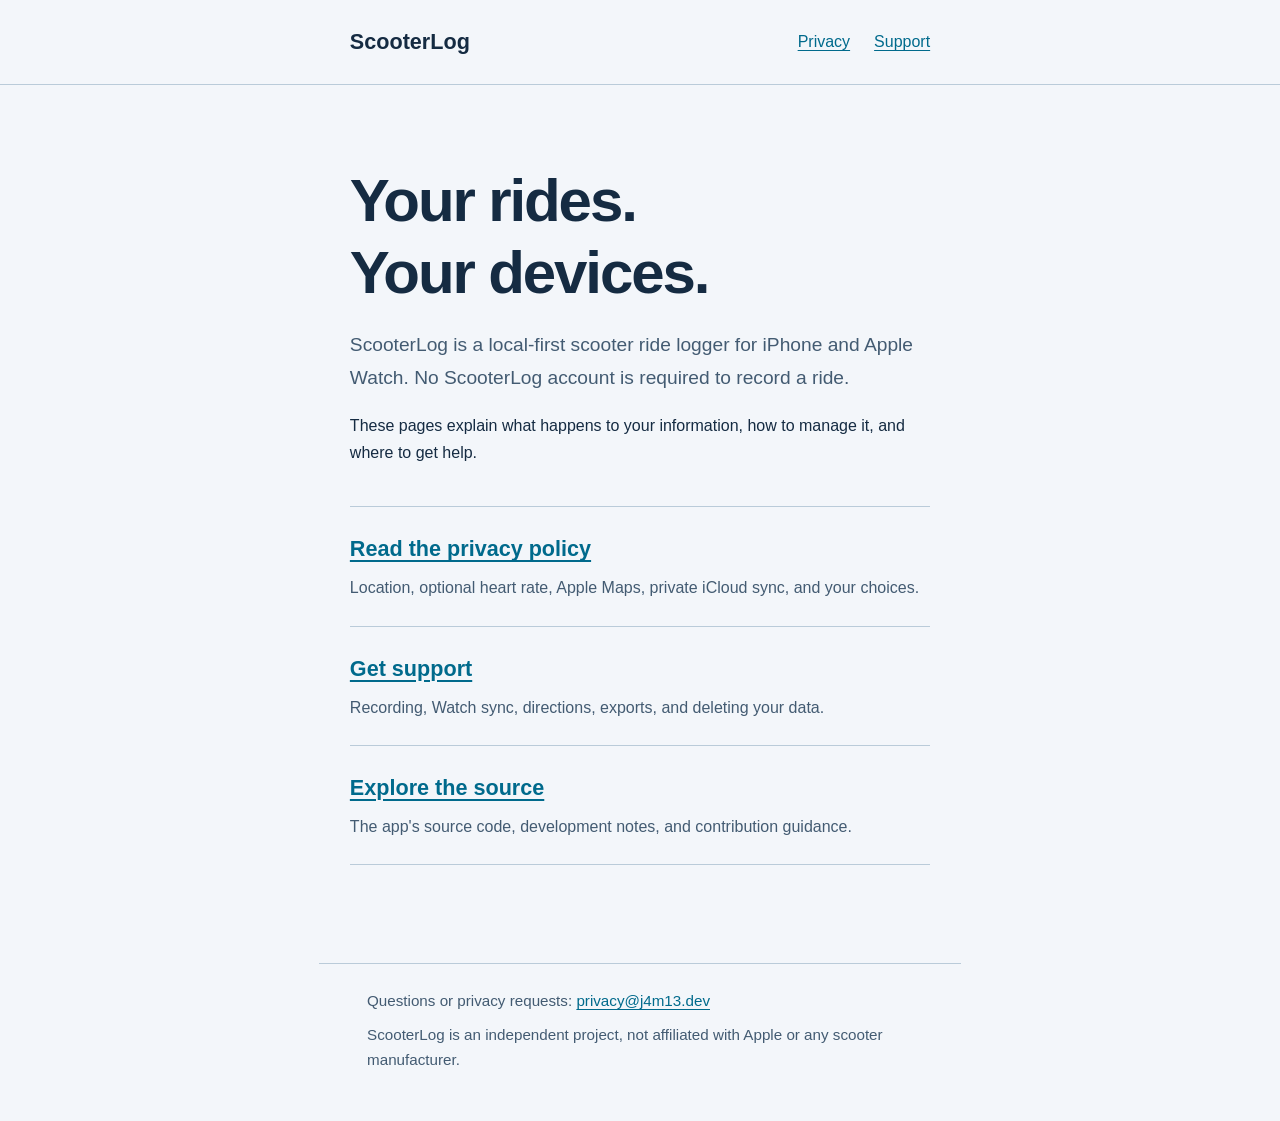
<file: docs/index.html>
<!doctype html>
<html lang="en">
<head>
  <meta charset="utf-8">
  <meta name="viewport" content="width=device-width, initial-scale=1">
  <meta name="description" content="Privacy information and support for ScooterLog, a local-first iPhone and Apple Watch scooter ride logger.">
  <title>ScooterLog — Privacy &amp; Support</title>
  <link rel="stylesheet" href="styles.css">
</head>
<body>
  <a class="skip-link" href="#main">Skip to content</a>
  <header>
    <nav class="shell" aria-label="Main navigation">
      <a class="brand" href="./" aria-current="page">ScooterLog</a>
      <a href="privacy/">Privacy</a>
      <a href="support/">Support</a>
    </nav>
  </header>
  <main class="shell" id="main">
    <h1>Your rides.<br>Your devices.</h1>
    <p class="lead">ScooterLog is a local-first scooter ride logger for iPhone and Apple Watch. No ScooterLog account is required to record a ride.</p>
    <p>These pages explain what happens to your information, how to manage it, and where to get help.</p>
    <ul class="resources">
      <li><a href="privacy/">Read the privacy policy</a><p>Location, optional heart rate, Apple Maps, private iCloud sync, and your choices.</p></li>
      <li><a href="support/">Get support</a><p>Recording, Watch sync, directions, exports, and deleting your data.</p></li>
      <li><a href="https://github.com/jamierytlewski/ScooterLog">Explore the source</a><p>The app's source code, development notes, and contribution guidance.</p></li>
    </ul>
  </main>
  <footer class="shell">
    <p>Questions or privacy requests: <a href="mailto:privacy@j4m13.dev">privacy@j4m13.dev</a></p>
    <p>ScooterLog is an independent project, not affiliated with Apple or any scooter manufacturer.</p>
  </footer>
</body>
</html>
</file>
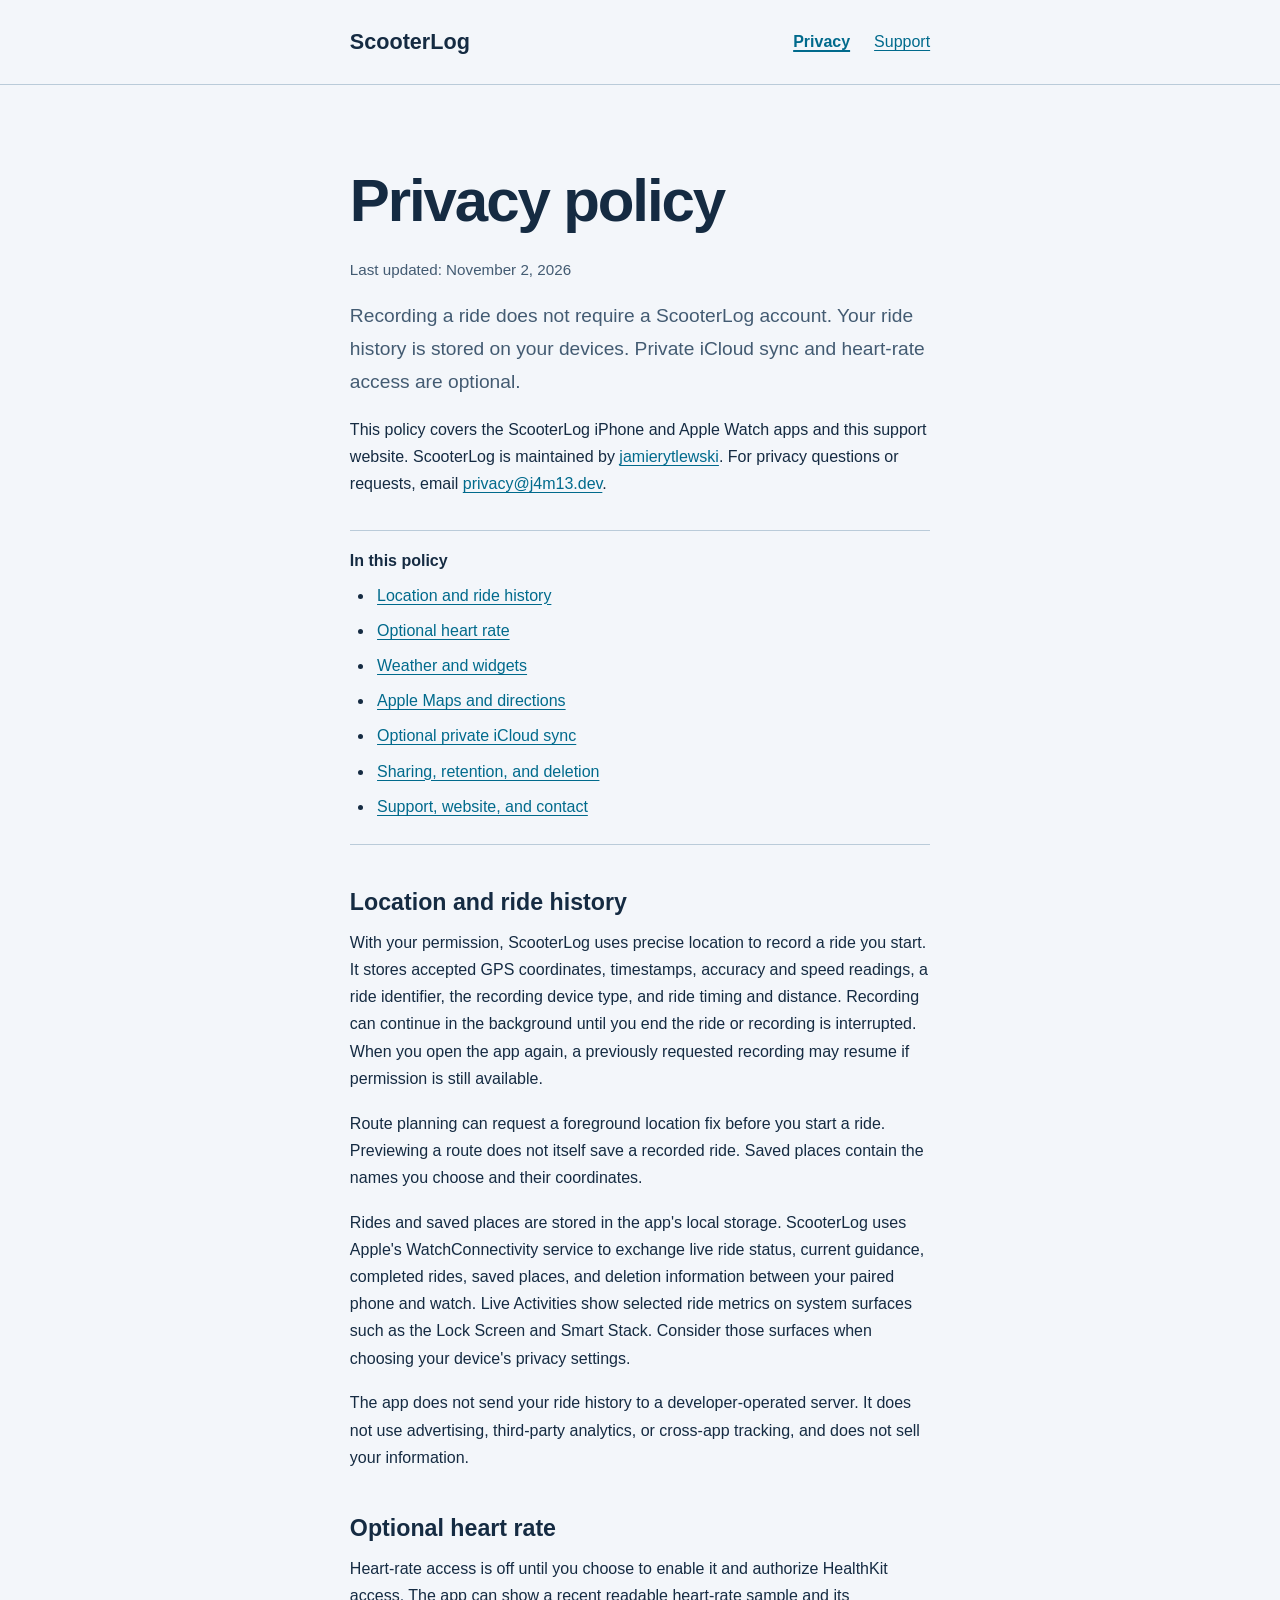
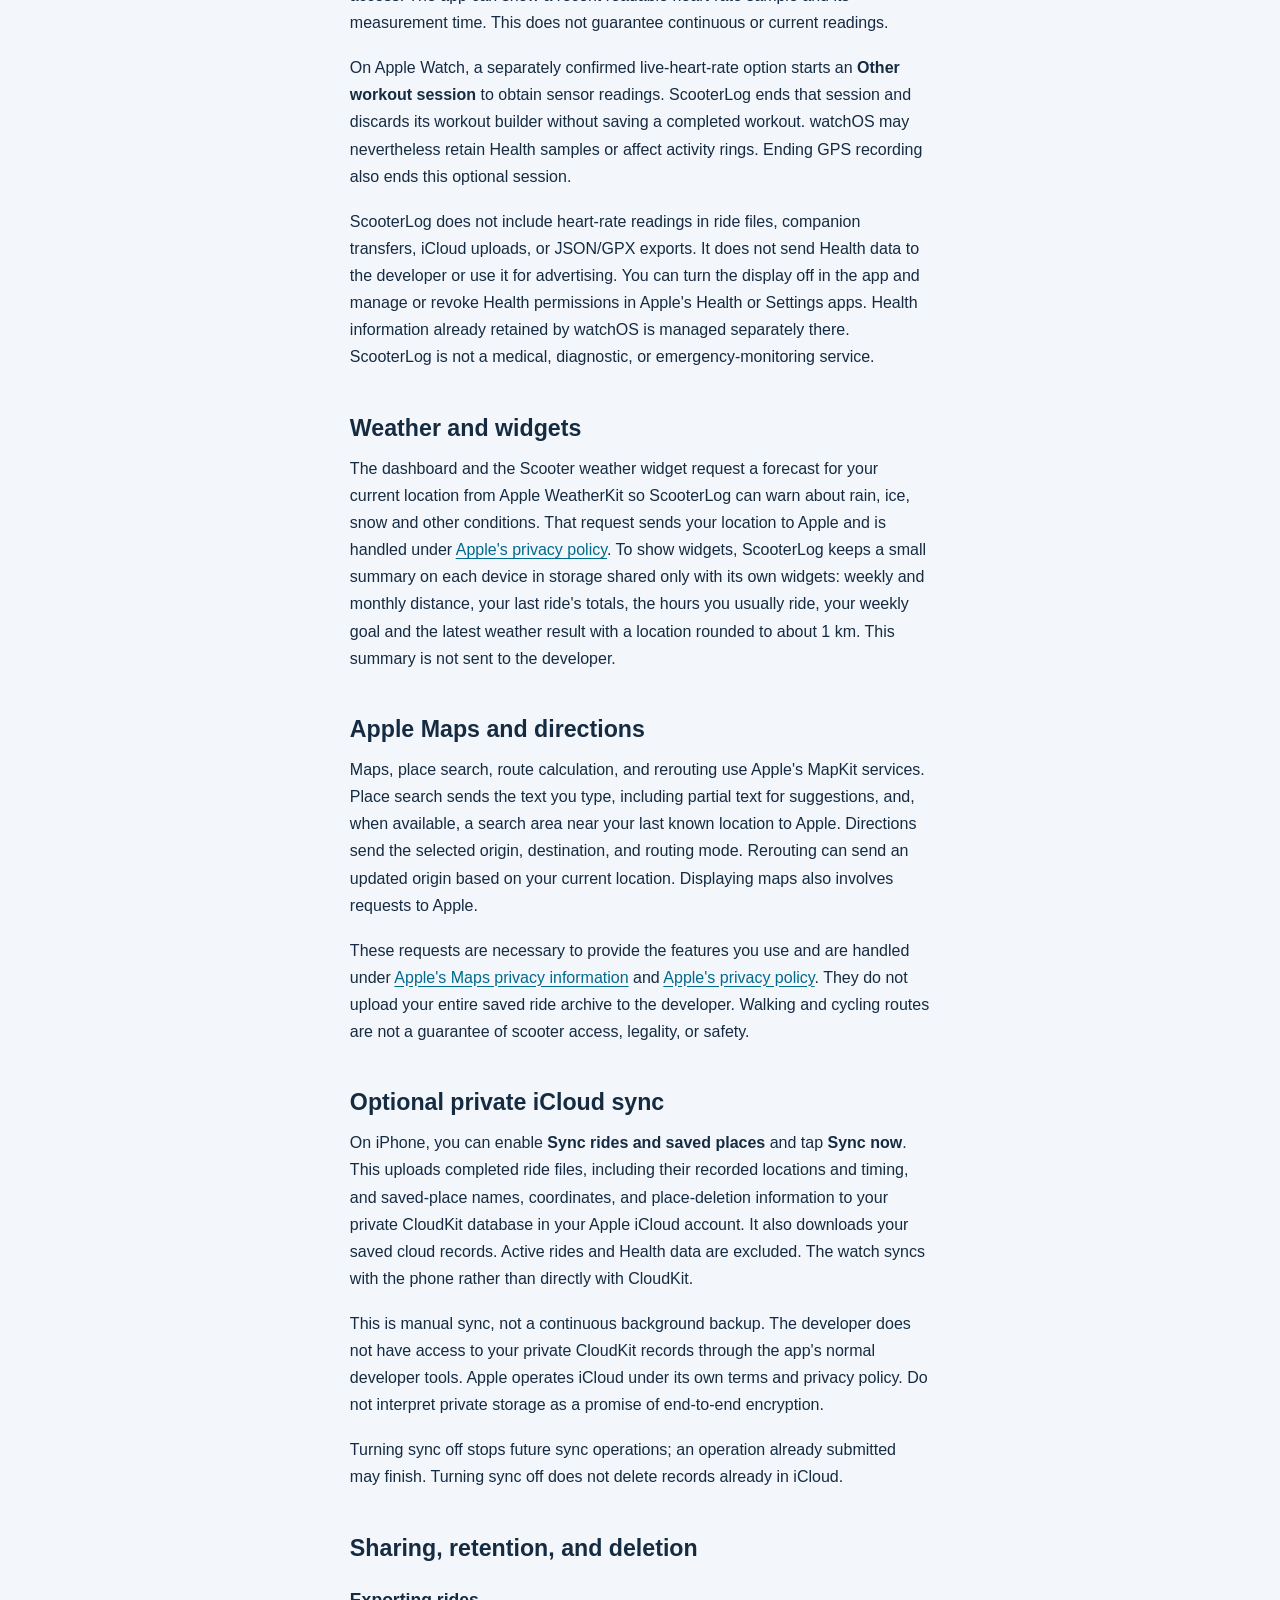
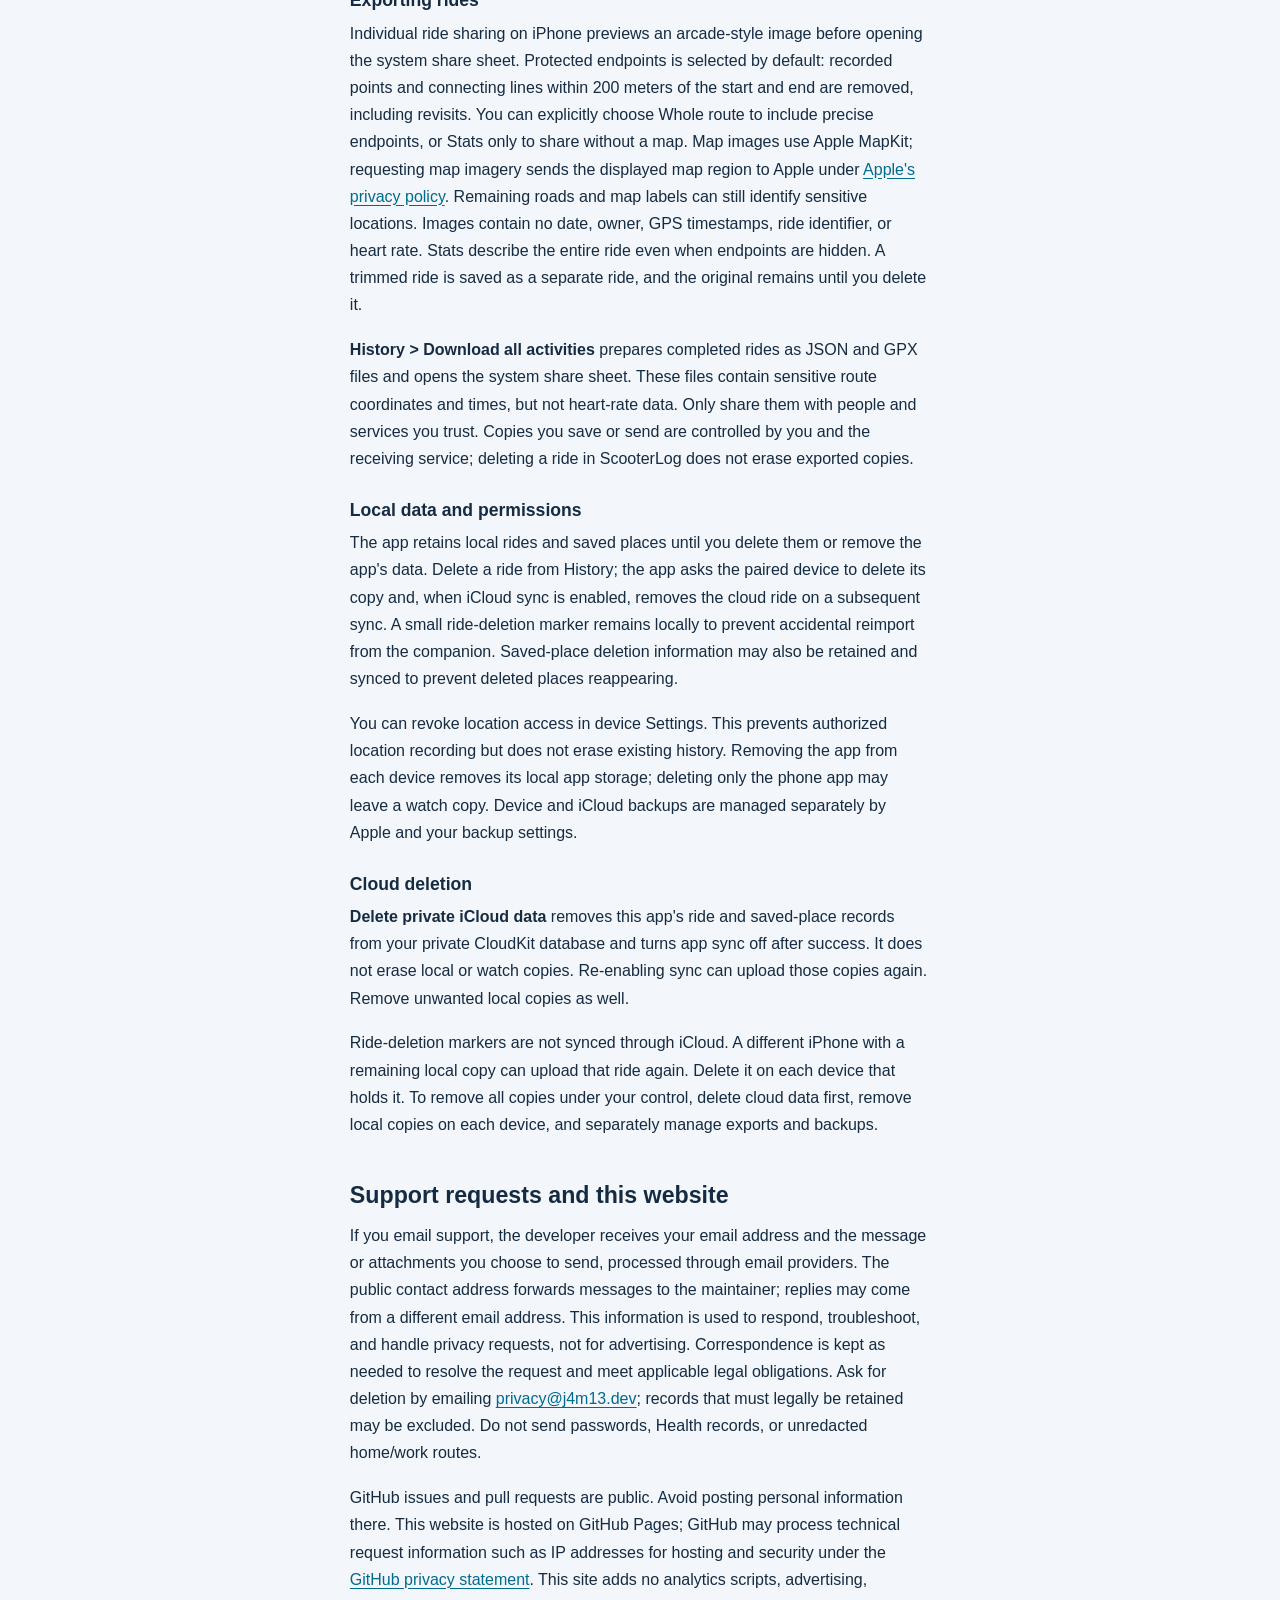
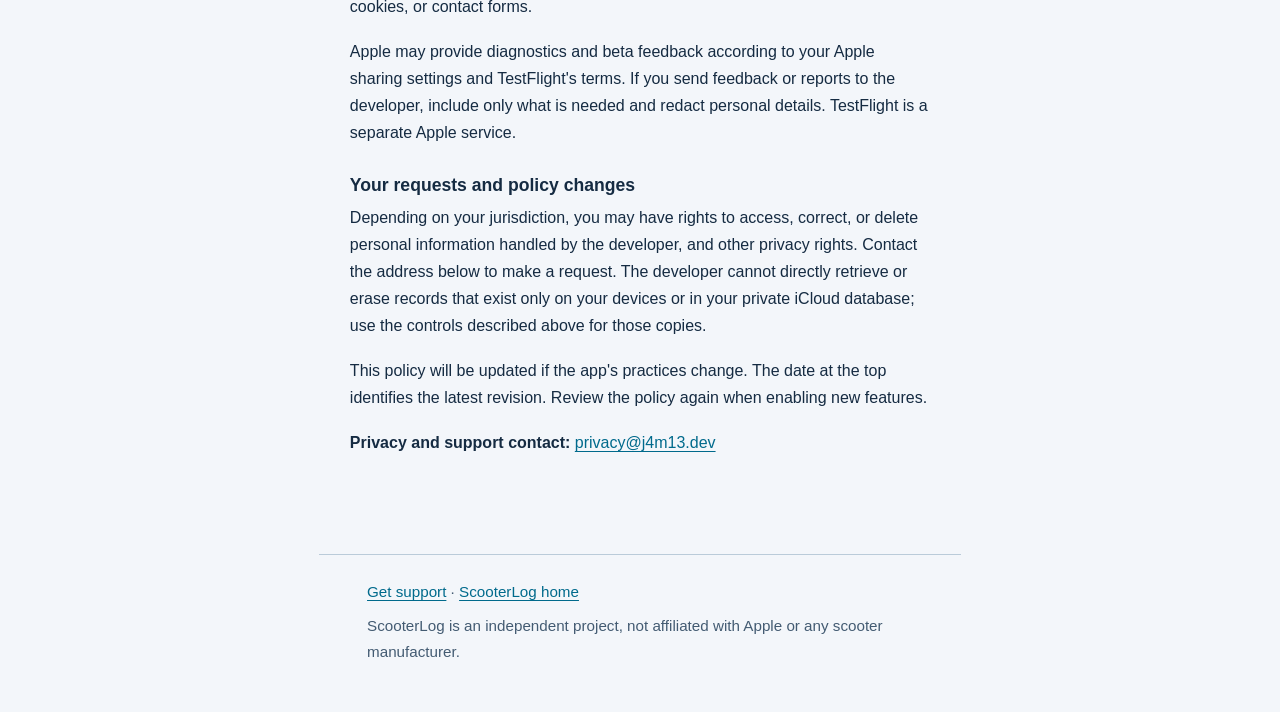
<file: docs/privacy/index.html>
<!doctype html>
<html lang="en">
<head>
  <meta charset="utf-8">
  <meta name="viewport" content="width=device-width, initial-scale=1">
  <meta name="description" content="How ScooterLog handles location, HealthKit, Apple Maps, optional private iCloud sync, and support requests.">
  <title>Privacy Policy — ScooterLog</title>
  <link rel="stylesheet" href="../styles.css">
</head>
<body>
  <a class="skip-link" href="#main">Skip to content</a>
  <header>
    <nav class="shell" aria-label="Main navigation">
      <a class="brand" href="../">ScooterLog</a>
      <a href="./" aria-current="page">Privacy</a>
      <a href="../support/">Support</a>
    </nav>
  </header>
  <main class="shell" id="main">
    <h1>Privacy policy</h1>
    <p class="updated">Last updated: November 2, 2026</p>
    <p class="lead">Recording a ride does not require a ScooterLog account. Your ride history is stored on your devices. Private iCloud sync and heart-rate access are optional.</p>
    <p>This policy covers the ScooterLog iPhone and Apple Watch apps and this support website. ScooterLog is maintained by <a href="https://github.com/jamierytlewski">jamierytlewski</a>. For privacy questions or requests, email <a href="mailto:privacy@j4m13.dev">privacy@j4m13.dev</a>.</p>
    <nav class="contents" aria-label="Policy sections">
      <p>In this policy</p>
      <ul>
        <li><a href="#location">Location and ride history</a></li>
        <li><a href="#health">Optional heart rate</a></li>
        <li><a href="#weather">Weather and widgets</a></li>
        <li><a href="#maps">Apple Maps and directions</a></li>
        <li><a href="#icloud">Optional private iCloud sync</a></li>
        <li><a href="#choices">Sharing, retention, and deletion</a></li>
        <li><a href="#contact">Support, website, and contact</a></li>
      </ul>
    </nav>

    <h2 id="location">Location and ride history</h2>
    <p>With your permission, ScooterLog uses precise location to record a ride you start. It stores accepted GPS coordinates, timestamps, accuracy and speed readings, a ride identifier, the recording device type, and ride timing and distance. Recording can continue in the background until you end the ride or recording is interrupted. When you open the app again, a previously requested recording may resume if permission is still available.</p>
    <p>Route planning can request a foreground location fix before you start a ride. Previewing a route does not itself save a recorded ride. Saved places contain the names you choose and their coordinates.</p>
    <p>Rides and saved places are stored in the app's local storage. ScooterLog uses Apple's WatchConnectivity service to exchange live ride status, current guidance, completed rides, saved places, and deletion information between your paired phone and watch. Live Activities show selected ride metrics on system surfaces such as the Lock Screen and Smart Stack. Consider those surfaces when choosing your device's privacy settings.</p>
    <p>The app does not send your ride history to a developer-operated server. It does not use advertising, third-party analytics, or cross-app tracking, and does not sell your information.</p>

    <h2 id="health">Optional heart rate</h2>
    <p>Heart-rate access is off until you choose to enable it and authorize HealthKit access. The app can show a recent readable heart-rate sample and its measurement time. This does not guarantee continuous or current readings.</p>
    <p>On Apple Watch, a separately confirmed live-heart-rate option starts an <strong>Other workout session</strong> to obtain sensor readings. ScooterLog ends that session and discards its workout builder without saving a completed workout. watchOS may nevertheless retain Health samples or affect activity rings. Ending GPS recording also ends this optional session.</p>
    <p>ScooterLog does not include heart-rate readings in ride files, companion transfers, iCloud uploads, or JSON/GPX exports. It does not send Health data to the developer or use it for advertising. You can turn the display off in the app and manage or revoke Health permissions in Apple's Health or Settings apps. Health information already retained by watchOS is managed separately there. ScooterLog is not a medical, diagnostic, or emergency-monitoring service.</p>

    <h2 id="weather">Weather and widgets</h2>
    <p>The dashboard and the Scooter weather widget request a forecast for your current location from Apple WeatherKit so ScooterLog can warn about rain, ice, snow and other conditions. That request sends your location to Apple and is handled under <a href="https://www.apple.com/legal/privacy/">Apple's privacy policy</a>. To show widgets, ScooterLog keeps a small summary on each device in storage shared only with its own widgets: weekly and monthly distance, your last ride's totals, the hours you usually ride, your weekly goal and the latest weather result with a location rounded to about 1 km. This summary is not sent to the developer.</p>

    <h2 id="maps">Apple Maps and directions</h2>
    <p>Maps, place search, route calculation, and rerouting use Apple's MapKit services. Place search sends the text you type, including partial text for suggestions, and, when available, a search area near your last known location to Apple. Directions send the selected origin, destination, and routing mode. Rerouting can send an updated origin based on your current location. Displaying maps also involves requests to Apple.</p>
    <p>These requests are necessary to provide the features you use and are handled under <a href="https://www.apple.com/legal/privacy/data/en/apple-maps/">Apple's Maps privacy information</a> and <a href="https://www.apple.com/legal/privacy/">Apple's privacy policy</a>. They do not upload your entire saved ride archive to the developer. Walking and cycling routes are not a guarantee of scooter access, legality, or safety.</p>

    <h2 id="icloud">Optional private iCloud sync</h2>
    <p>On iPhone, you can enable <strong>Sync rides and saved places</strong> and tap <strong>Sync now</strong>. This uploads completed ride files, including their recorded locations and timing, and saved-place names, coordinates, and place-deletion information to your private CloudKit database in your Apple iCloud account. It also downloads your saved cloud records. Active rides and Health data are excluded. The watch syncs with the phone rather than directly with CloudKit.</p>
    <p>This is manual sync, not a continuous background backup. The developer does not have access to your private CloudKit records through the app's normal developer tools. Apple operates iCloud under its own terms and privacy policy. Do not interpret private storage as a promise of end-to-end encryption.</p>
    <p>Turning sync off stops future sync operations; an operation already submitted may finish. Turning sync off does not delete records already in iCloud.</p>

    <h2 id="choices">Sharing, retention, and deletion</h2>
    <h3>Exporting rides</h3>
    <p>Individual ride sharing on iPhone previews an arcade-style image before opening the system share sheet. Protected endpoints is selected by default: recorded points and connecting lines within 200 meters of the start and end are removed, including revisits. You can explicitly choose Whole route to include precise endpoints, or Stats only to share without a map. Map images use Apple MapKit; requesting map imagery sends the displayed map region to Apple under <a href="https://www.apple.com/legal/privacy/">Apple's privacy policy</a>. Remaining roads and map labels can still identify sensitive locations. Images contain no date, owner, GPS timestamps, ride identifier, or heart rate. Stats describe the entire ride even when endpoints are hidden. A trimmed ride is saved as a separate ride, and the original remains until you delete it.</p>
    <p><strong>History &gt; Download all activities</strong> prepares completed rides as JSON and GPX files and opens the system share sheet. These files contain sensitive route coordinates and times, but not heart-rate data. Only share them with people and services you trust. Copies you save or send are controlled by you and the receiving service; deleting a ride in ScooterLog does not erase exported copies.</p>
    <h3>Local data and permissions</h3>
    <p>The app retains local rides and saved places until you delete them or remove the app's data. Delete a ride from History; the app asks the paired device to delete its copy and, when iCloud sync is enabled, removes the cloud ride on a subsequent sync. A small ride-deletion marker remains locally to prevent accidental reimport from the companion. Saved-place deletion information may also be retained and synced to prevent deleted places reappearing.</p>
    <p>You can revoke location access in device Settings. This prevents authorized location recording but does not erase existing history. Removing the app from each device removes its local app storage; deleting only the phone app may leave a watch copy. Device and iCloud backups are managed separately by Apple and your backup settings.</p>
    <h3>Cloud deletion</h3>
    <p><strong>Delete private iCloud data</strong> removes this app's ride and saved-place records from your private CloudKit database and turns app sync off after success. It does not erase local or watch copies. Re-enabling sync can upload those copies again. Remove unwanted local copies as well.</p>
    <p>Ride-deletion markers are not synced through iCloud. A different iPhone with a remaining local copy can upload that ride again. Delete it on each device that holds it. To remove all copies under your control, delete cloud data first, remove local copies on each device, and separately manage exports and backups.</p>

    <h2 id="contact">Support requests and this website</h2>
    <p>If you email support, the developer receives your email address and the message or attachments you choose to send, processed through email providers. The public contact address forwards messages to the maintainer; replies may come from a different email address. This information is used to respond, troubleshoot, and handle privacy requests, not for advertising. Correspondence is kept as needed to resolve the request and meet applicable legal obligations. Ask for deletion by emailing <a href="mailto:privacy@j4m13.dev">privacy@j4m13.dev</a>; records that must legally be retained may be excluded. Do not send passwords, Health records, or unredacted home/work routes.</p>
    <p>GitHub issues and pull requests are public. Avoid posting personal information there. This website is hosted on GitHub Pages; GitHub may process technical request information such as IP addresses for hosting and security under the <a href="https://docs.github.com/en/site-policy/privacy-policies/github-general-privacy-statement">GitHub privacy statement</a>. This site adds no analytics scripts, advertising, cookies, or contact forms.</p>
    <p>Apple may provide diagnostics and beta feedback according to your Apple sharing settings and TestFlight's terms. If you send feedback or reports to the developer, include only what is needed and redact personal details. TestFlight is a separate Apple service.</p>
    <h3>Your requests and policy changes</h3>
    <p>Depending on your jurisdiction, you may have rights to access, correct, or delete personal information handled by the developer, and other privacy rights. Contact the address below to make a request. The developer cannot directly retrieve or erase records that exist only on your devices or in your private iCloud database; use the controls described above for those copies.</p>
    <p>This policy will be updated if the app's practices change. The date at the top identifies the latest revision. Review the policy again when enabling new features.</p>
    <p><strong>Privacy and support contact:</strong> <a href="mailto:privacy@j4m13.dev">privacy@j4m13.dev</a></p>
  </main>
  <footer class="shell">
    <p><a href="../support/">Get support</a> · <a href="../">ScooterLog home</a></p>
    <p>ScooterLog is an independent project, not affiliated with Apple or any scooter manufacturer.</p>
  </footer>
</body>
</html>
</file>
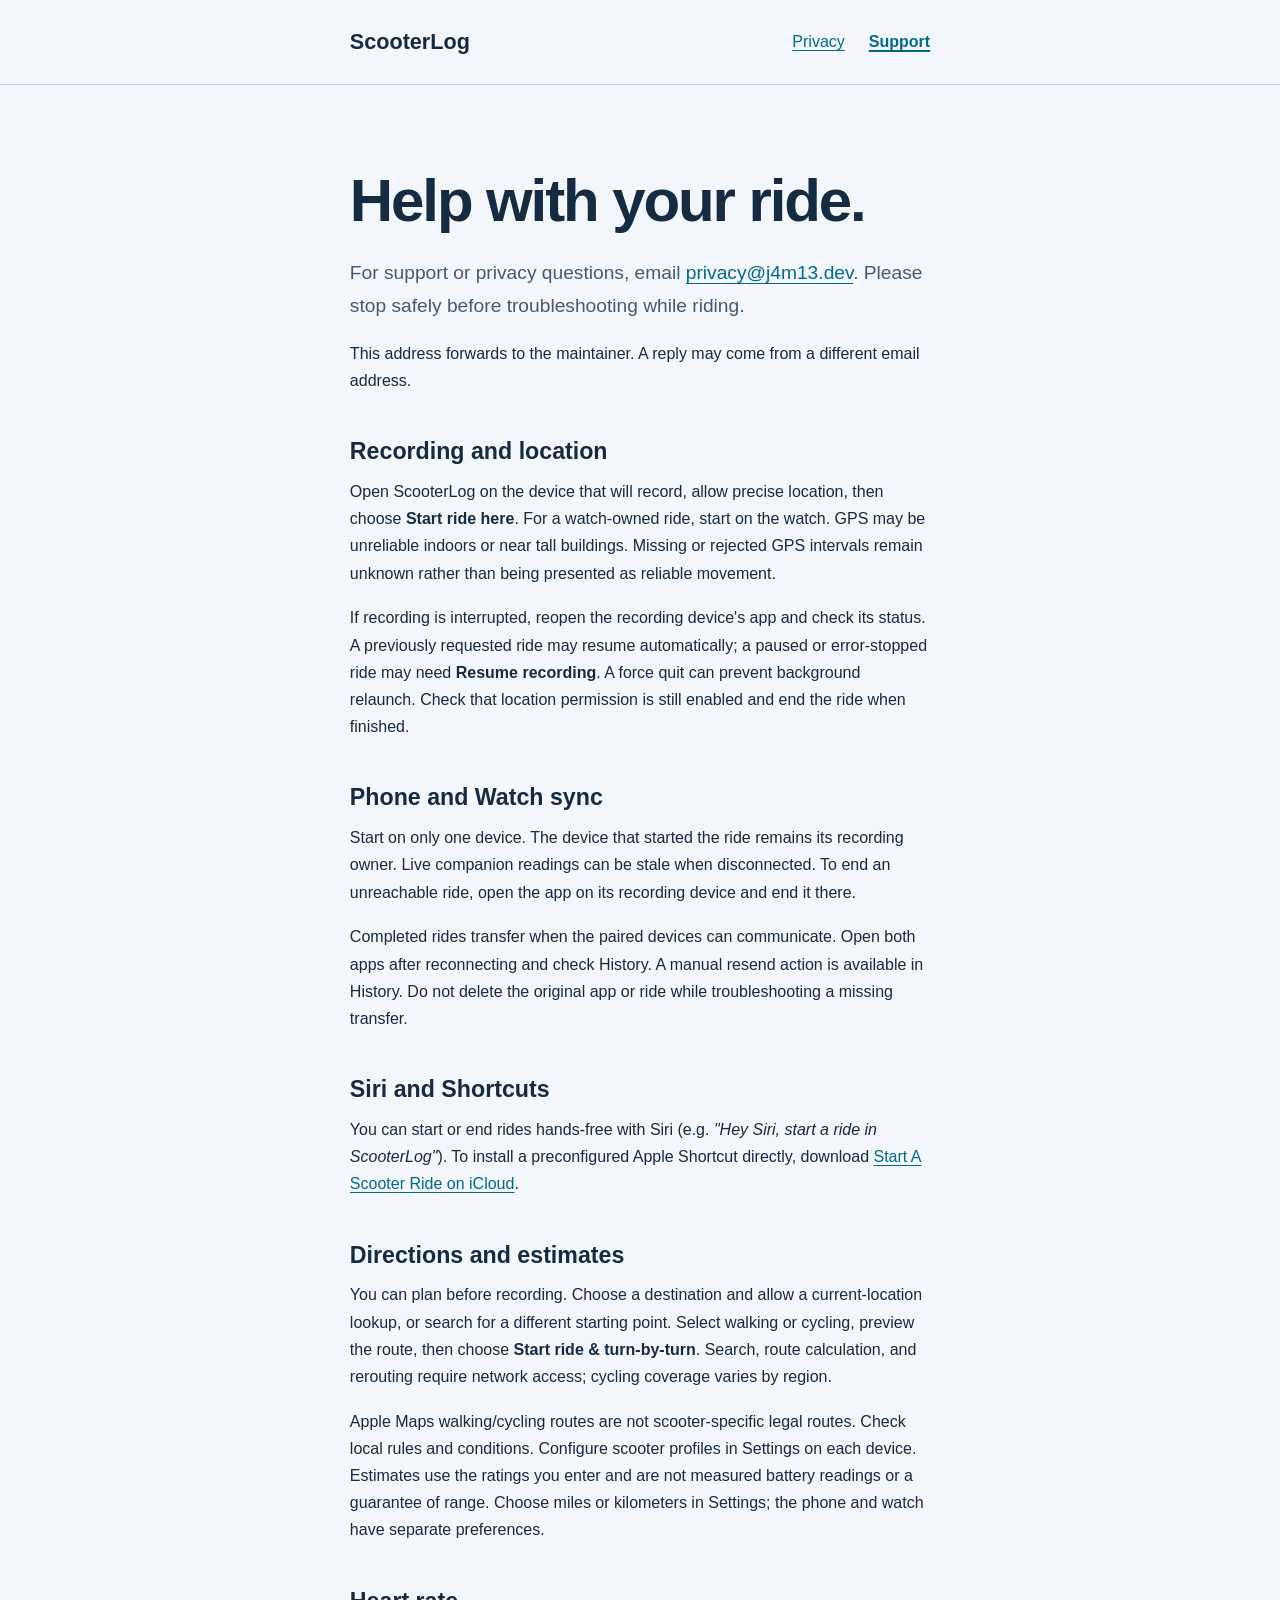
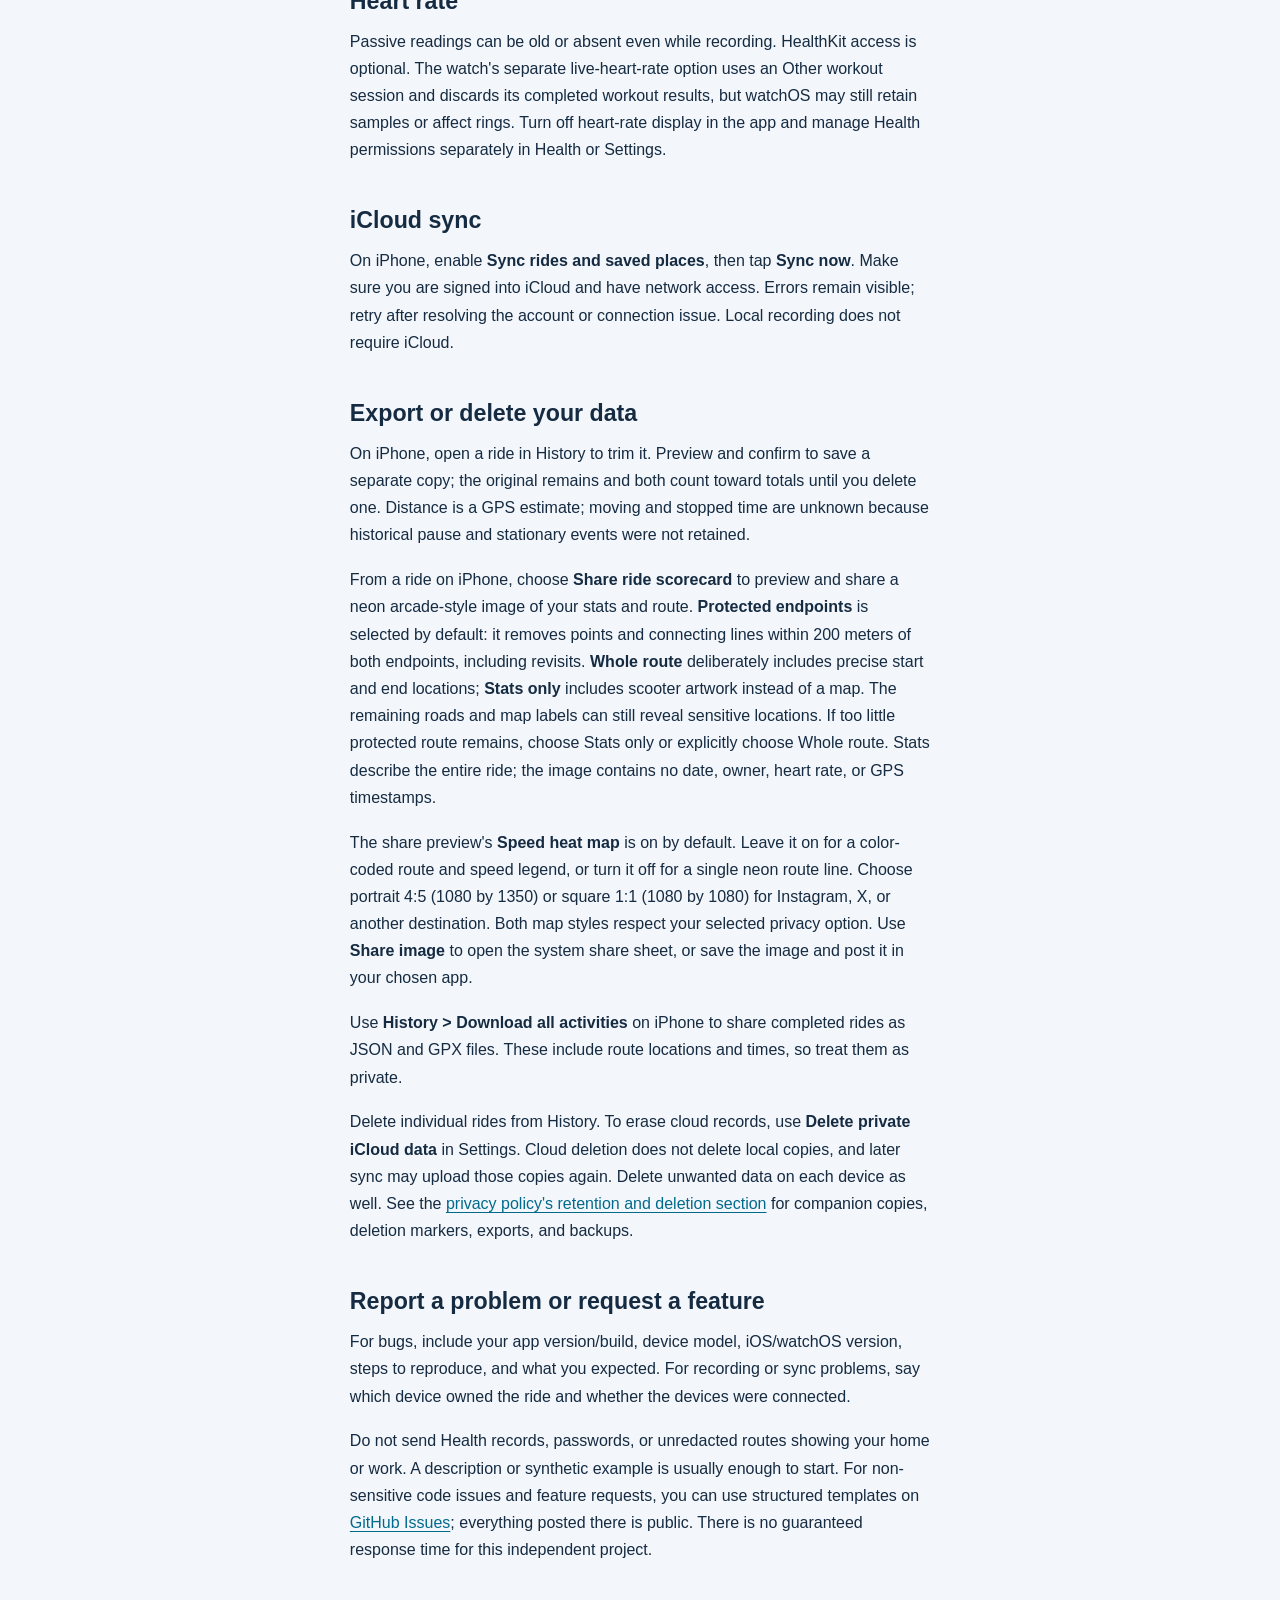
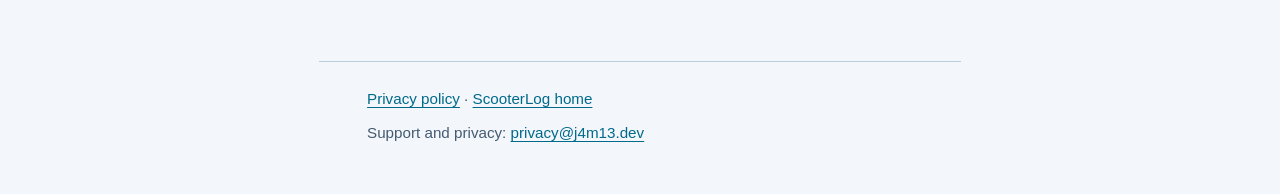
<file: docs/support/index.html>
<!doctype html>
<html lang="en">
<head>
  <meta charset="utf-8">
  <meta name="viewport" content="width=device-width, initial-scale=1">
  <meta name="description" content="Get help with ScooterLog recording, Apple Watch sync, directions, ride exports, and data deletion.">
  <title>Support — ScooterLog</title>
  <link rel="stylesheet" href="../styles.css">
</head>
<body>
  <a class="skip-link" href="#main">Skip to content</a>
  <header>
    <nav class="shell" aria-label="Main navigation">
      <a class="brand" href="../">ScooterLog</a>
      <a href="../privacy/">Privacy</a>
      <a href="./" aria-current="page">Support</a>
    </nav>
  </header>
  <main class="shell" id="main">
    <h1>Help with your ride.</h1>
    <p class="lead">For support or privacy questions, email <a href="mailto:privacy@j4m13.dev">privacy@j4m13.dev</a>. Please stop safely before troubleshooting while riding.</p>
    <p>This address forwards to the maintainer. A reply may come from a different email address.</p>
    <h2>Recording and location</h2>
    <p>Open ScooterLog on the device that will record, allow precise location, then choose <strong>Start ride here</strong>. For a watch-owned ride, start on the watch. GPS may be unreliable indoors or near tall buildings. Missing or rejected GPS intervals remain unknown rather than being presented as reliable movement.</p>
    <p>If recording is interrupted, reopen the recording device's app and check its status. A previously requested ride may resume automatically; a paused or error-stopped ride may need <strong>Resume recording</strong>. A force quit can prevent background relaunch. Check that location permission is still enabled and end the ride when finished.</p>
    <h2>Phone and Watch sync</h2>
    <p>Start on only one device. The device that started the ride remains its recording owner. Live companion readings can be stale when disconnected. To end an unreachable ride, open the app on its recording device and end it there.</p>
    <p>Completed rides transfer when the paired devices can communicate. Open both apps after reconnecting and check History. A manual resend action is available in History. Do not delete the original app or ride while troubleshooting a missing transfer.</p>
    <h2>Siri and Shortcuts</h2>
    <p>You can start or end rides hands-free with Siri (e.g. <em>"Hey Siri, start a ride in ScooterLog"</em>). To install a preconfigured Apple Shortcut directly, download <a href="https://www.icloud.com/shortcuts/5d76569857bc4ecfb25fe953b485ecb0">Start A Scooter Ride on iCloud</a>.</p>
    <h2>Directions and estimates</h2>
    <p>You can plan before recording. Choose a destination and allow a current-location lookup, or search for a different starting point. Select walking or cycling, preview the route, then choose <strong>Start ride &amp; turn-by-turn</strong>. Search, route calculation, and rerouting require network access; cycling coverage varies by region.</p>
    <p>Apple Maps walking/cycling routes are not scooter-specific legal routes. Check local rules and conditions. Configure scooter profiles in Settings on each device. Estimates use the ratings you enter and are not measured battery readings or a guarantee of range. Choose miles or kilometers in Settings; the phone and watch have separate preferences.</p>
    <h2>Heart rate</h2>
    <p>Passive readings can be old or absent even while recording. HealthKit access is optional. The watch's separate live-heart-rate option uses an Other workout session and discards its completed workout results, but watchOS may still retain samples or affect rings. Turn off heart-rate display in the app and manage Health permissions separately in Health or Settings.</p>
    <h2>iCloud sync</h2>
    <p>On iPhone, enable <strong>Sync rides and saved places</strong>, then tap <strong>Sync now</strong>. Make sure you are signed into iCloud and have network access. Errors remain visible; retry after resolving the account or connection issue. Local recording does not require iCloud.</p>
    <h2>Export or delete your data</h2>
    <p>On iPhone, open a ride in History to trim it. Preview and confirm to save a separate copy; the original remains and both count toward totals until you delete one. Distance is a GPS estimate; moving and stopped time are unknown because historical pause and stationary events were not retained.</p>
    <p>From a ride on iPhone, choose <strong>Share ride scorecard</strong> to preview and share a neon arcade-style image of your stats and route. <strong>Protected endpoints</strong> is selected by default: it removes points and connecting lines within 200 meters of both endpoints, including revisits. <strong>Whole route</strong> deliberately includes precise start and end locations; <strong>Stats only</strong> includes scooter artwork instead of a map. The remaining roads and map labels can still reveal sensitive locations. If too little protected route remains, choose Stats only or explicitly choose Whole route. Stats describe the entire ride; the image contains no date, owner, heart rate, or GPS timestamps.</p>
    <p>The share preview's <strong>Speed heat map</strong> is on by default. Leave it on for a color-coded route and speed legend, or turn it off for a single neon route line. Choose portrait 4:5 (1080 by 1350) or square 1:1 (1080 by 1080) for Instagram, X, or another destination. Both map styles respect your selected privacy option. Use <strong>Share image</strong> to open the system share sheet, or save the image and post it in your chosen app.</p>
    <p>Use <strong>History &gt; Download all activities</strong> on iPhone to share completed rides as JSON and GPX files. These include route locations and times, so treat them as private.</p>
    <p>Delete individual rides from History. To erase cloud records, use <strong>Delete private iCloud data</strong> in Settings. Cloud deletion does not delete local copies, and later sync may upload those copies again. Delete unwanted data on each device as well. See the <a href="../privacy/#choices">privacy policy's retention and deletion section</a> for companion copies, deletion markers, exports, and backups.</p>
    <h2>Report a problem or request a feature</h2>
    <p>For bugs, include your app version/build, device model, iOS/watchOS version, steps to reproduce, and what you expected. For recording or sync problems, say which device owned the ride and whether the devices were connected.</p>
    <p>Do not send Health records, passwords, or unredacted routes showing your home or work. A description or synthetic example is usually enough to start. For non-sensitive code issues and feature requests, you can use structured templates on <a href="https://github.com/jamierytlewski/ScooterLog/issues">GitHub Issues</a>; everything posted there is public. There is no guaranteed response time for this independent project.</p>
  </main>
  <footer class="shell">
    <p><a href="../privacy/">Privacy policy</a> · <a href="../">ScooterLog home</a></p>
    <p>Support and privacy: <a href="mailto:privacy@j4m13.dev">privacy@j4m13.dev</a></p>
  </footer>
</body>
</html>
</file>
<file: docs/styles.css>
:root {
  color-scheme: light dark;
  --canvas: #f3f6fa;
  --ink: #152b42;
  --muted: #435b72;
  --accent: #006a8c;
  --rule: #bacbd9;
  --focus: #006a8c;
  font-family: -apple-system, BlinkMacSystemFont, "Segoe UI", sans-serif;
}

* { box-sizing: border-box; }
body { margin: 0; background: var(--canvas); color: var(--ink); line-height: 1.7; }
a { color: var(--accent); text-underline-offset: 0.2em; overflow-wrap: anywhere; }
a:hover { text-decoration-thickness: 0.15em; }
a:focus-visible { outline: 3px solid var(--focus); outline-offset: 5px; border-radius: 2px; }
.skip-link { position: absolute; top: -6rem; left: 1rem; padding: 0.75rem; background: var(--canvas); }
.skip-link:focus { top: 0.5rem; }
.shell { max-width: 76ch; margin-inline: auto; padding-inline: clamp(1.25rem, 5vw, 3rem); }
header { border-bottom: 1px solid var(--rule); }
header nav { display: flex; flex-wrap: wrap; align-items: center; gap: 0.25rem 1.5rem; padding-block: 1.25rem; }
header nav a { display: inline-flex; align-items: center; min-height: 44px; }
.brand { color: var(--ink); font-size: 1.35rem; font-weight: 750; text-decoration: none; margin-right: auto; }
header nav [aria-current="page"] { font-weight: 700; text-decoration-thickness: 0.15em; }
main { padding-block: clamp(2.5rem, 7vw, 5rem); }
h1, h2, h3 { line-height: 1.2; text-wrap: balance; }
h1 { font-size: clamp(2.25rem, 7vw, 3.75rem); letter-spacing: -0.035em; margin: 0 0 1.25rem; }
h2 { font-size: 1.45rem; margin: 2.75rem 0 0.75rem; }
h3 { font-size: 1.1rem; margin: 1.75rem 0 0.5rem; }
p, ul, ol { margin: 0 0 1.1rem; }
ul, ol { padding-left: 1.5rem; }
li { margin-block: 0.5rem; padding-left: 0.2rem; }
.lead { font-size: 1.2rem; color: var(--muted); }
.updated, footer { font-size: 0.95rem; color: var(--muted); }
.contents { padding-block: 1rem; border-block: 1px solid var(--rule); margin-block: 2rem; }
.contents p { margin-bottom: 0.5rem; font-weight: 650; }
.contents ul { margin-bottom: 0; }
.resources { list-style: none; padding: 0; margin-top: 2.5rem; border-top: 1px solid var(--rule); }
.resources li { padding: 1.5rem 0; margin: 0; border-bottom: 1px solid var(--rule); }
.resources a { font-size: 1.35rem; font-weight: 650; }
.resources p { margin: 0.4rem 0 0; color: var(--muted); }
footer { border-top: 1px solid var(--rule); padding-block: 1.5rem 2.5rem; }
footer p { margin-bottom: 0.5rem; }

@media (prefers-color-scheme: dark) {
  :root {
    --canvas: #071321;
    --ink: #edf4fa;
    --muted: #b6cadd;
    --accent: #63dcf5;
    --rule: #3a526a;
    --focus: #63dcf5;
  }
}
</file>
